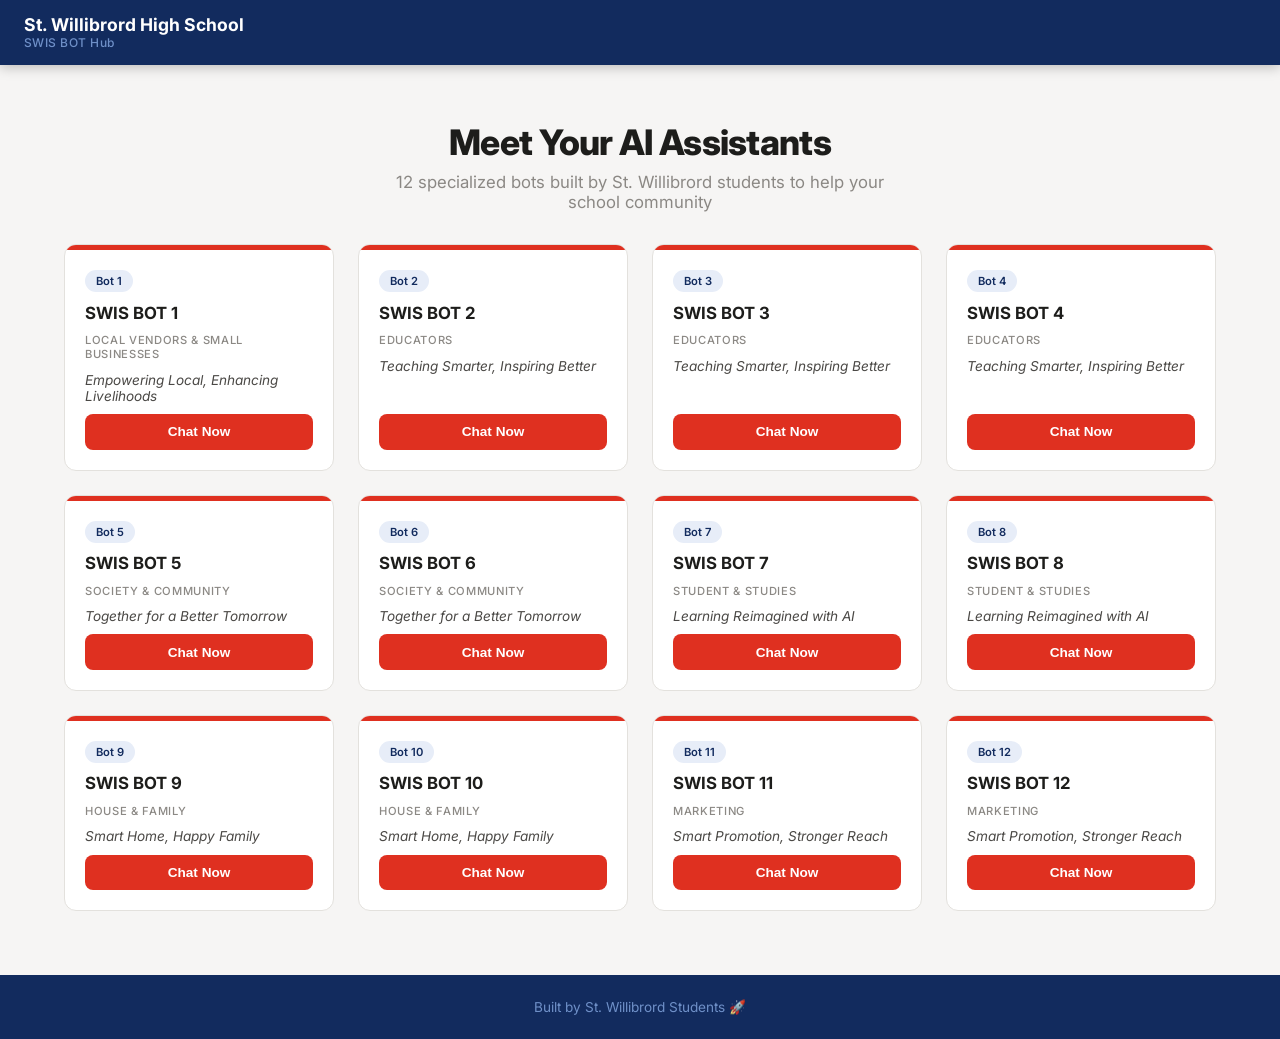
<file: index.html>
<!DOCTYPE html>
<html lang="en">
<head>
  <meta charset="UTF-8">
  <meta name="viewport" content="width=device-width, initial-scale=1.0">
  <title>SWISBOT — St. Willibrord AI Hub</title>
  <meta name="description" content="12 AI assistants, 1 school — built by St. Willibrord students to help every corner of your community.">
  <link rel="stylesheet" href="style.css">
</head>
<body>
  <nav class="navbar">
    <div>
      <h1>St. Willibrord High School</h1>
      <p>SWIS BOT Hub</p>
    </div>
  </nav>

  <section class="hero">
    <h2>Meet Your AI Assistants</h2>
    <p>12 specialized bots built by St. Willibrord students to help your school community</p>
  </section>

  <section class="grid-wrap">
    <div class="bot-grid" id="botGrid"></div>
  </section>

  <footer class="footer">
    <p>Built by St. Willibrord Students 🚀</p>
  </footer>

  <script>
    fetch('bots.json')
      .then(r => r.json())
      .then(bots => {
        const grid = document.getElementById('botGrid');
        bots.forEach(bot => {
          const card = document.createElement('a');
          card.href = `bot-${bot.id}/index.html`;
          card.className = 'bot-card';
          card.innerHTML = `
            <div class="accent-strip"></div>
            <div class="card-body">
              <span class="badge">Bot ${bot.id}</span>
              <h3>${bot.name}</h3>
              <p class="specialty">${bot.specialty}</p>
              <p class="tagline">${bot.tagline}</p>
              <button class="btn-chat">Chat Now</button>
            </div>
          `;
          grid.appendChild(card);
        });
      });
  </script>
</body>
</html>
</file>
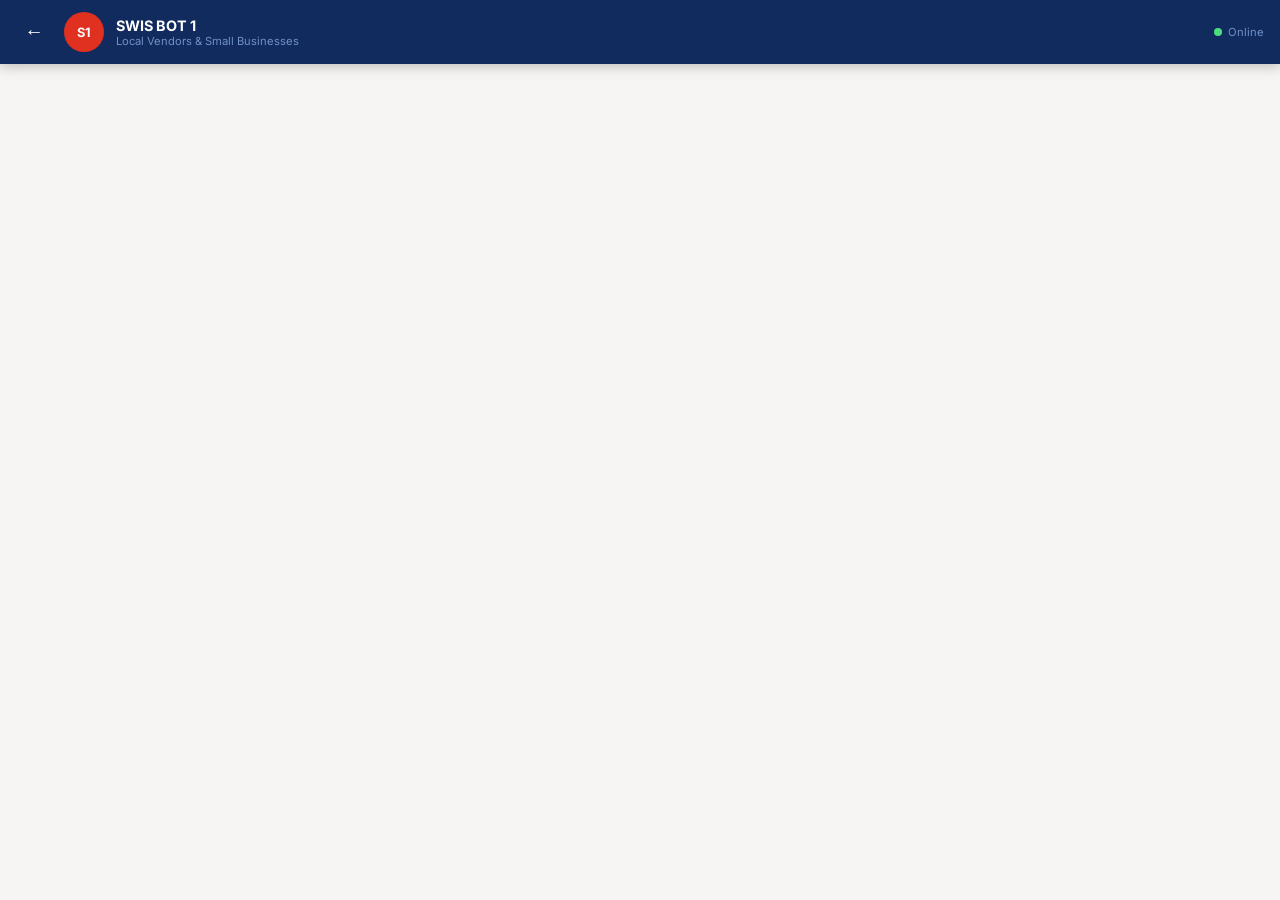
<file: bot-1/index.html>
<!DOCTYPE html>
<html lang="en">
<head>
  <meta charset="UTF-8">
  <meta name="viewport" content="width=device-width, initial-scale=1.0">
  <title>SWIS BOT 1</title>
  <link rel="stylesheet" href="../style.css">
</head>
<body>
  <div class="chat-page">
    <header class="chat-header">
      <button class="back-btn" onclick="location.href='../index.html'">←</button>
      <div class="avatar">S1</div>
      <div class="info">
        <h1>SWIS BOT 1</h1>
        <p>Local Vendors & Small Businesses</p>
      </div>
      <div class="status"><span></span><span>Online</span></div>
    </header>

    <!-- Chatling fills everything below the header -->
    <div style="flex:1; position:relative;">
      <script>
        window.chtlConfig = { chatbotId: "2798425486", display: "fullscreen" }
      </script>
      <script async data-id="2798425486" id="chtl-script" data-display="fullscreen" type="text/javascript" src="https://chatling.ai/js/embed.js"></script>
    </div>

  </div>
</body>
</html>
</file>
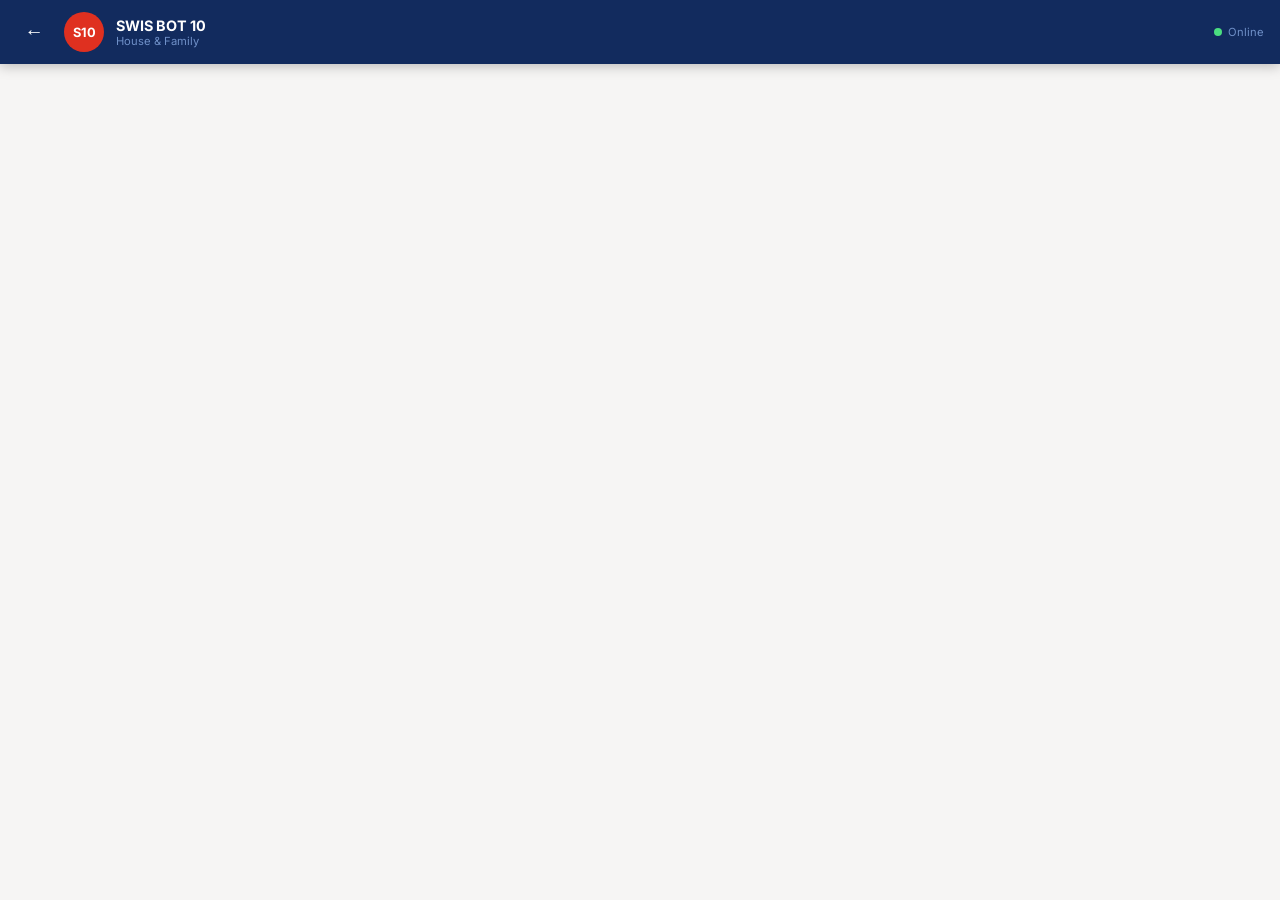
<file: bot-10/index.html>
<!DOCTYPE html>
<html lang="en">
<head>
  <meta charset="UTF-8">
  <meta name="viewport" content="width=device-width, initial-scale=1.0">
  <title>SWIS BOT 10 — House & Family</title>
  <link rel="stylesheet" href="../style.css">
</head>
<body>
  <div class="chat-page">
    <header class="chat-header">
      <button class="back-btn" onclick="location.href='../index.html'">←</button>
      <div class="avatar">S10</div>
      <div class="info">
        <h1>SWIS BOT 10</h1>
        <p>House & Family</p>
      </div>
      <div class="status"><span></span><span>Online</span></div>
    </header>
    <div style="flex:1; overflow:hidden;">
      <script>
        window.chtlConfig = { chatbotId: "4271135982", display: "fullscreen" }
      </script>
      <script async data-id="4271135982" id="chtl-script" data-display="fullscreen" type="text/javascript" src="https://chatling.ai/js/embed.js"></script>
    </div>
  </div>
</body>
</html>
</file>
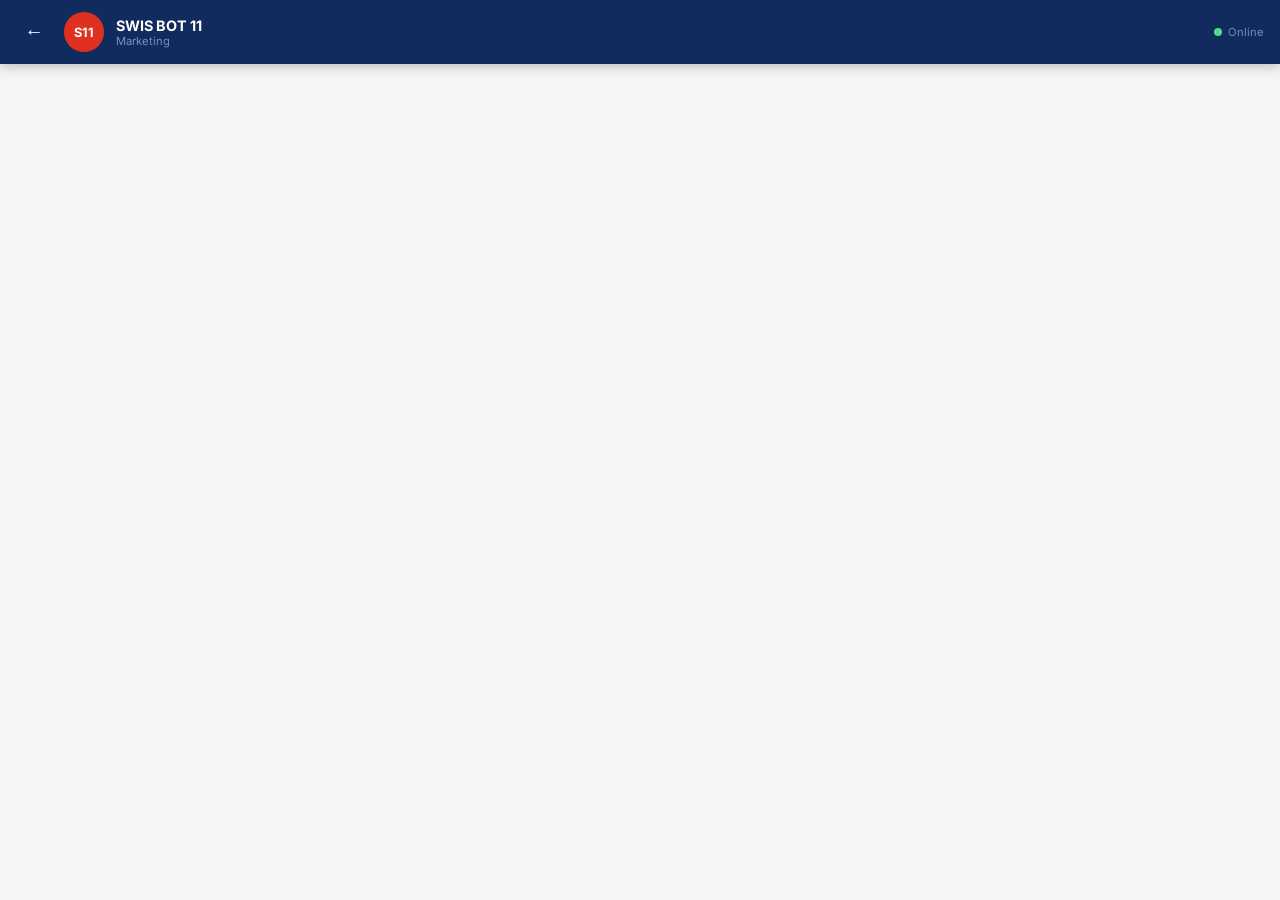
<file: bot-11/index.html>
<!DOCTYPE html>
<html lang="en">
<head>
  <meta charset="UTF-8">
  <meta name="viewport" content="width=device-width, initial-scale=1.0">
  <title>SWIS BOT 11 — Marketing</title>
  <link rel="stylesheet" href="../style.css">
</head>
<body>
  <div class="chat-page">
    <header class="chat-header">
      <button class="back-btn" onclick="location.href='../index.html'">←</button>
      <div class="avatar">S11</div>
      <div class="info">
        <h1>SWIS BOT 11</h1>
        <p>Marketing</p>
      </div>
      <div class="status"><span></span><span>Online</span></div>
    </header>
    <div style="flex:1; overflow:hidden;">
      <script>
        window.chtlConfig = { chatbotId: "3559112666", display: "fullscreen" }
      </script>
      <script async data-id="3559112666" id="chtl-script" data-display="fullscreen" type="text/javascript" src="https://chatling.ai/js/embed.js"></script>
    </div>
  </div>
</body>
</html>
</file>
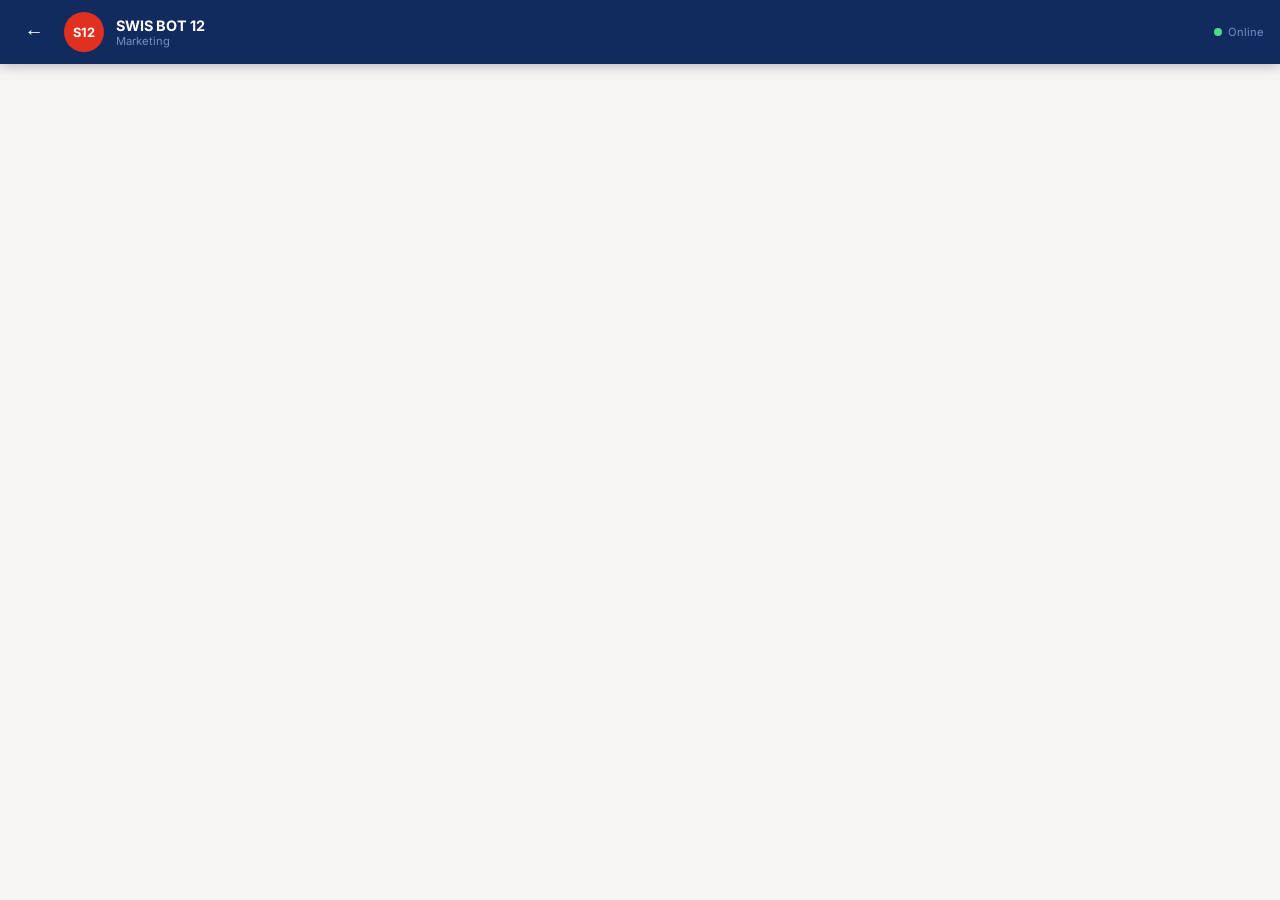
<file: bot-12/index.html>
<!DOCTYPE html>
<html lang="en">
<head>
  <meta charset="UTF-8">
  <meta name="viewport" content="width=device-width, initial-scale=1.0">
  <title>SWIS BOT 12 — Marketing</title>
  <link rel="stylesheet" href="../style.css">
</head>
<body>
  <div class="chat-page">
    <header class="chat-header">
      <button class="back-btn" onclick="location.href='../index.html'">←</button>
      <div class="avatar">S12</div>
      <div class="info">
        <h1>SWIS BOT 12</h1>
        <p>Marketing</p>
      </div>
      <div class="status"><span></span><span>Online</span></div>
    </header>
    <div style="flex:1; overflow:hidden;">
      <script>
        window.chtlConfig = { chatbotId: "1871128462", display: "fullscreen" }
      </script>
      <script async data-id="1871128462" id="chtl-script" data-display="fullscreen" type="text/javascript" src="https://chatling.ai/js/embed.js"></script>
    </div>
  </div>
</body>
</html>
</file>
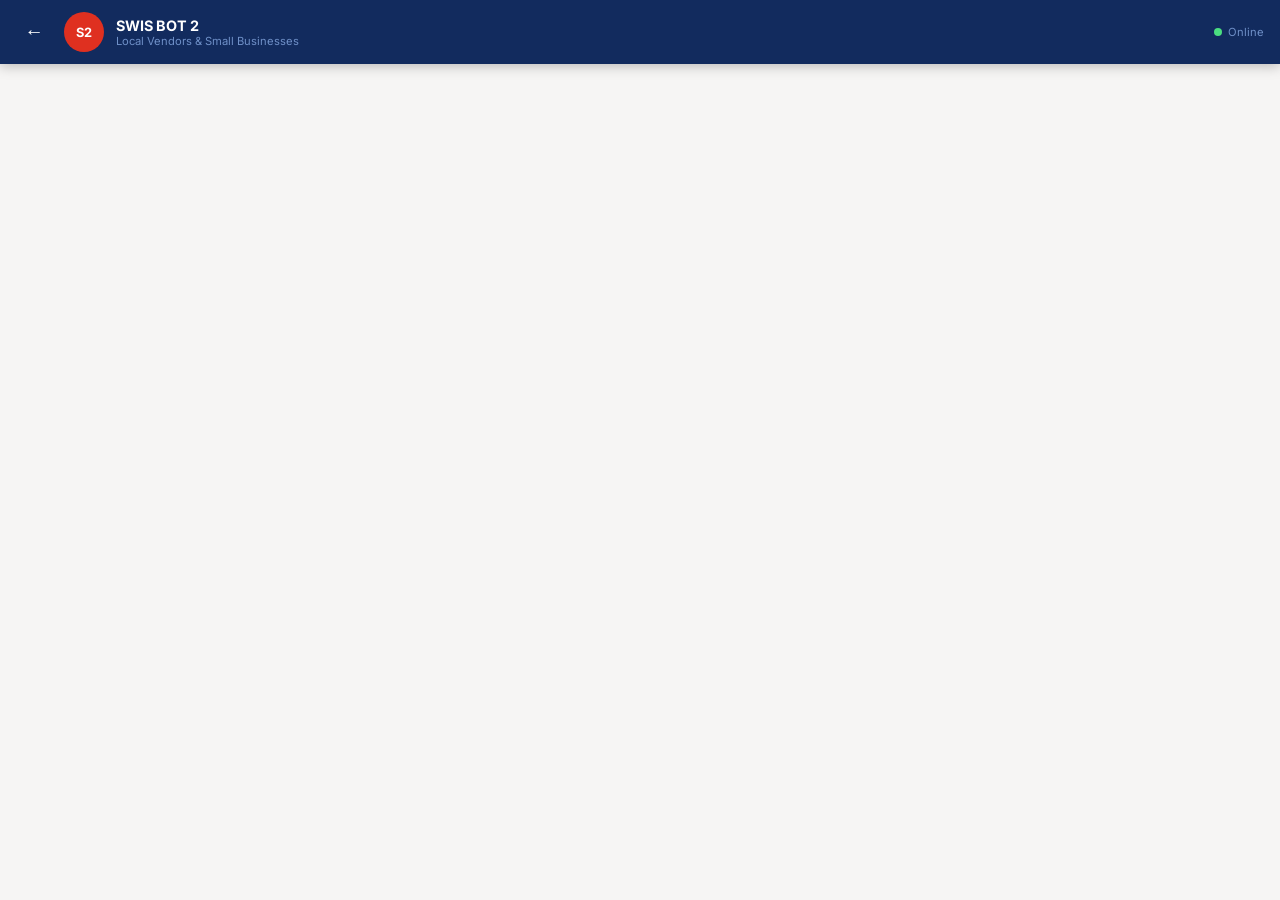
<file: bot-2/index.html>
<!DOCTYPE html>
<html lang="en">
<head>
  <meta charset="UTF-8">
  <meta name="viewport" content="width=device-width, initial-scale=1.0">
  <title>SWIS BOT 2 — Local Vendors & Small Businesses</title>
  <link rel="stylesheet" href="../style.css">
</head>
<body>
  <div class="chat-page">

    <header class="chat-header">
      <button class="back-btn" onclick="location.href='../index.html'">←</button>
      <div class="avatar">S2</div>
      <div class="info">
        <h1>SWIS BOT 2</h1>
        <p>Local Vendors & Small Businesses</p>
      </div>
      <div class="status">
        <span></span>
        <span>Online</span>
      </div>
    </header>

    <div style="flex:1; overflow:hidden;">
      <script>
        window.chtlConfig = { chatbotId: "4451711918", display: "fullscreen" }
      </script>
      <script async
        data-id="4451711918"
        id="chtl-script"
        data-display="fullscreen"
        type="text/javascript"
        src="https://chatling.ai/js/embed.js">
      </script>
    </div>

  </div>
</body>
</html>
</file>
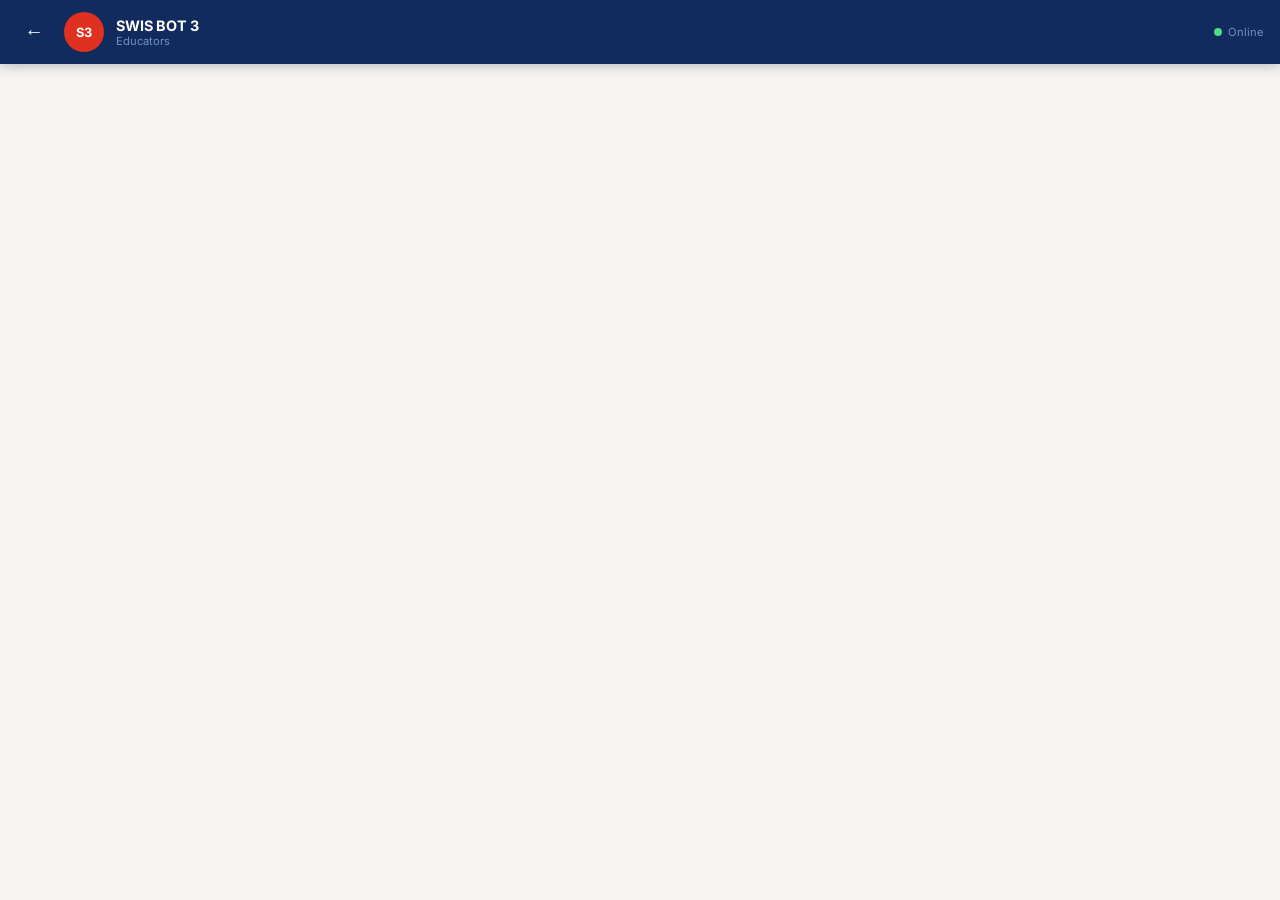
<file: bot-3/index.html>
<!DOCTYPE html>
<html lang="en">
<head>
  <meta charset="UTF-8">
  <meta name="viewport" content="width=device-width, initial-scale=1.0">
  <title>SWIS BOT 3 — Educators</title>
  <link rel="stylesheet" href="../style.css">
</head>
<body>
  <div class="chat-page">

    <header class="chat-header">
      <button class="back-btn" onclick="location.href='../index.html'">←</button>
      <div class="avatar">S3</div>
      <div class="info">
        <h1>SWIS BOT 3</h1>
        <p>Educators</p>
      </div>
      <div class="status">
        <span></span>
        <span>Online</span>
      </div>
    </header>

    <div style="flex:1; overflow:hidden;">
      <script>
        window.chtlConfig = { chatbotId: "7537697863", display: "fullscreen" }
      </script>
      <script async
        data-id="7537697863"
        id="chtl-script"
        data-display="fullscreen"
        type="text/javascript"
        src="https://chatling.ai/js/embed.js">
      </script>
    </div>

  </div>
</body>
</html>
</file>
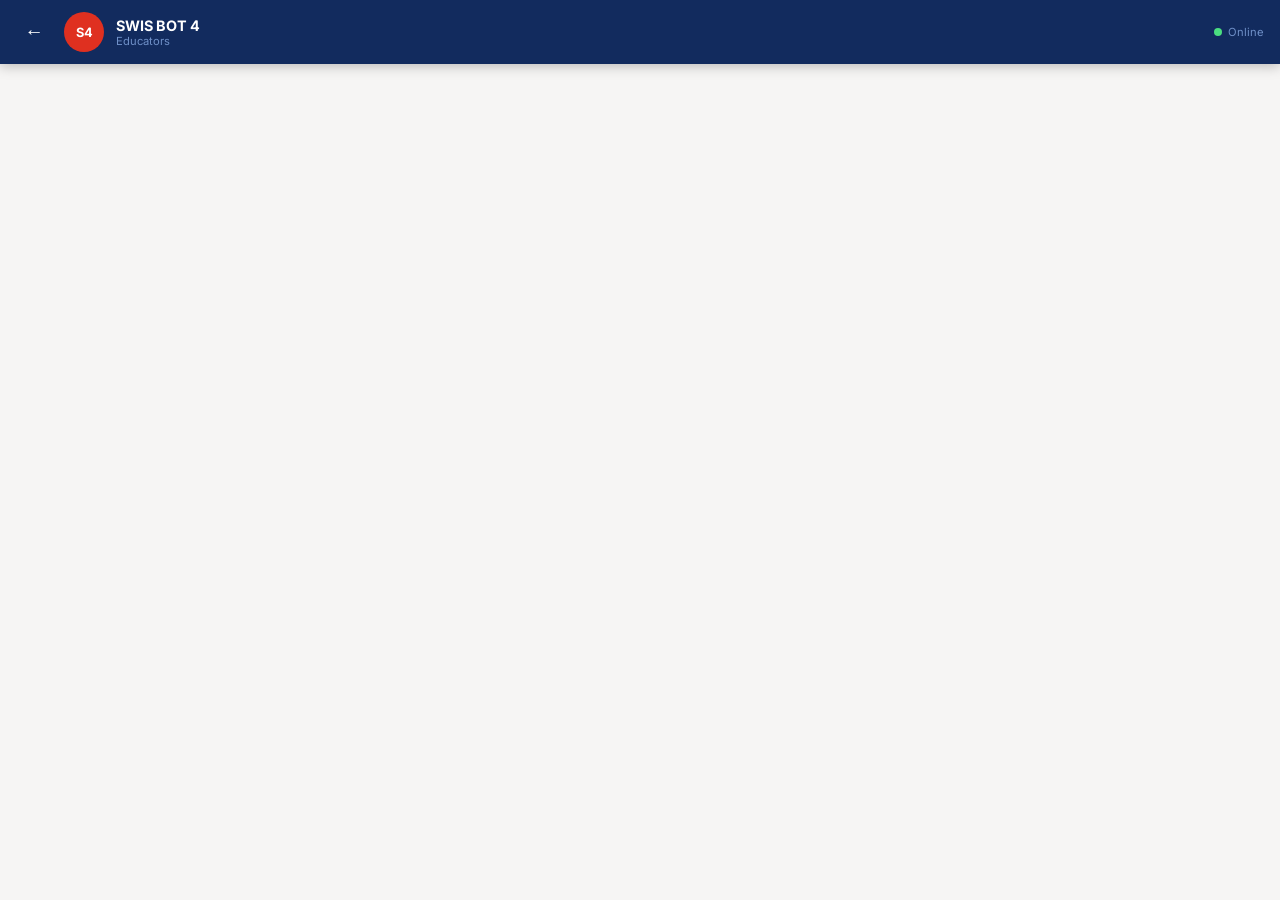
<file: bot-4/index.html>
<!DOCTYPE html>
<html lang="en">
<head>
  <meta charset="UTF-8">
  <meta name="viewport" content="width=device-width, initial-scale=1.0">
  <title>SWIS BOT 4 — Educators</title>
  <link rel="stylesheet" href="../style.css">
</head>
<body>
  <div class="chat-page">
    <header class="chat-header">
      <button class="back-btn" onclick="location.href='../index.html'">←</button>
      <div class="avatar">S4</div>
      <div class="info">
        <h1>SWIS BOT 4</h1>
        <p>Educators</p>
      </div>
      <div class="status"><span></span><span>Online</span></div>
    </header>
    <div style="flex:1; overflow:hidden;">
      <script>
        window.chtlConfig = { chatbotId: "1455869741", display: "fullscreen" }
      </script>
      <script async data-id="1455869741" id="chtl-script" data-display="fullscreen" type="text/javascript" src="https://chatling.ai/js/embed.js"></script>
    </div>
  </div>
</body>
</html>
</file>
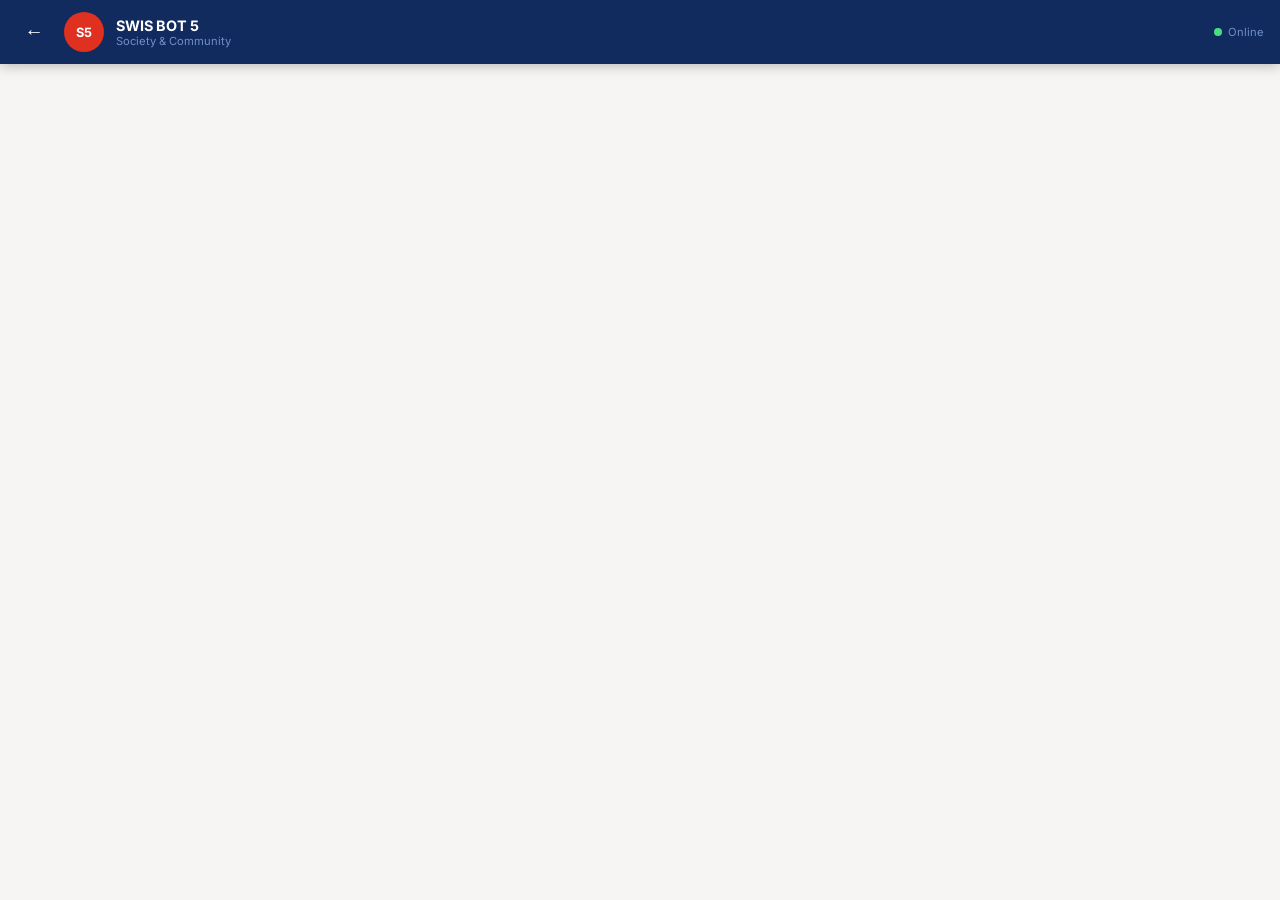
<file: bot-5/index.html>
<!DOCTYPE html>
<html lang="en">
<head>
  <meta charset="UTF-8">
  <meta name="viewport" content="width=device-width, initial-scale=1.0">
  <title>SWIS BOT 5 — Society & Community</title>
  <link rel="stylesheet" href="../style.css">
</head>
<body>
  <div class="chat-page">
    <header class="chat-header">
      <button class="back-btn" onclick="location.href='../index.html'">←</button>
      <div class="avatar">S5</div>
      <div class="info">
        <h1>SWIS BOT 5</h1>
        <p>Society & Community</p>
      </div>
      <div class="status"><span></span><span>Online</span></div>
    </header>
    <div style="flex:1; overflow:hidden;">
      <script>
        window.chtlConfig = { chatbotId: "6575671377", display: "fullscreen" }
      </script>
      <script async data-id="6575671377" id="chtl-script" data-display="fullscreen" type="text/javascript" src="https://chatling.ai/js/embed.js"></script>
    </div>
  </div>
</body>
</html>
</file>
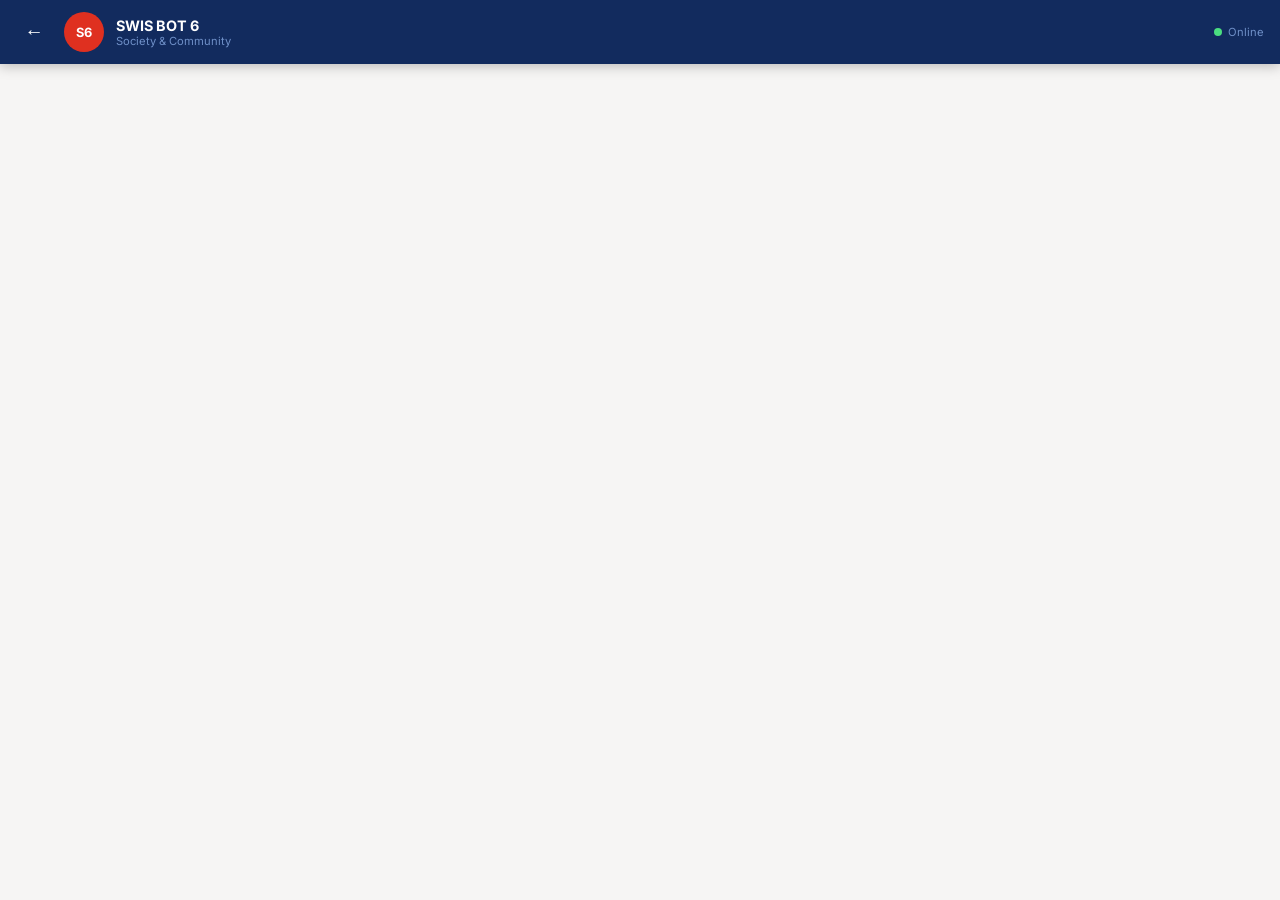
<file: bot-6/index.html>
<!DOCTYPE html>
<html lang="en">
<head>
  <meta charset="UTF-8">
  <meta name="viewport" content="width=device-width, initial-scale=1.0">
  <title>SWIS BOT 6 — Society & Community</title>
  <link rel="stylesheet" href="../style.css">
</head>
<body>
  <div class="chat-page">
    <header class="chat-header">
      <button class="back-btn" onclick="location.href='../index.html'">←</button>
      <div class="avatar">S6</div>
      <div class="info">
        <h1>SWIS BOT 6</h1>
        <p>Society & Community</p>
      </div>
      <div class="status"><span></span><span>Online</span></div>
    </header>
    <div style="flex:1; overflow:hidden;">
      <script>
        window.chtlConfig = { chatbotId: "5547335962", display: "fullscreen" }
      </script>
      <script async data-id="5547335962" id="chtl-script" data-display="fullscreen" type="text/javascript" src="https://chatling.ai/js/embed.js"></script>
    </div>
  </div>
</body>
</html>
</file>
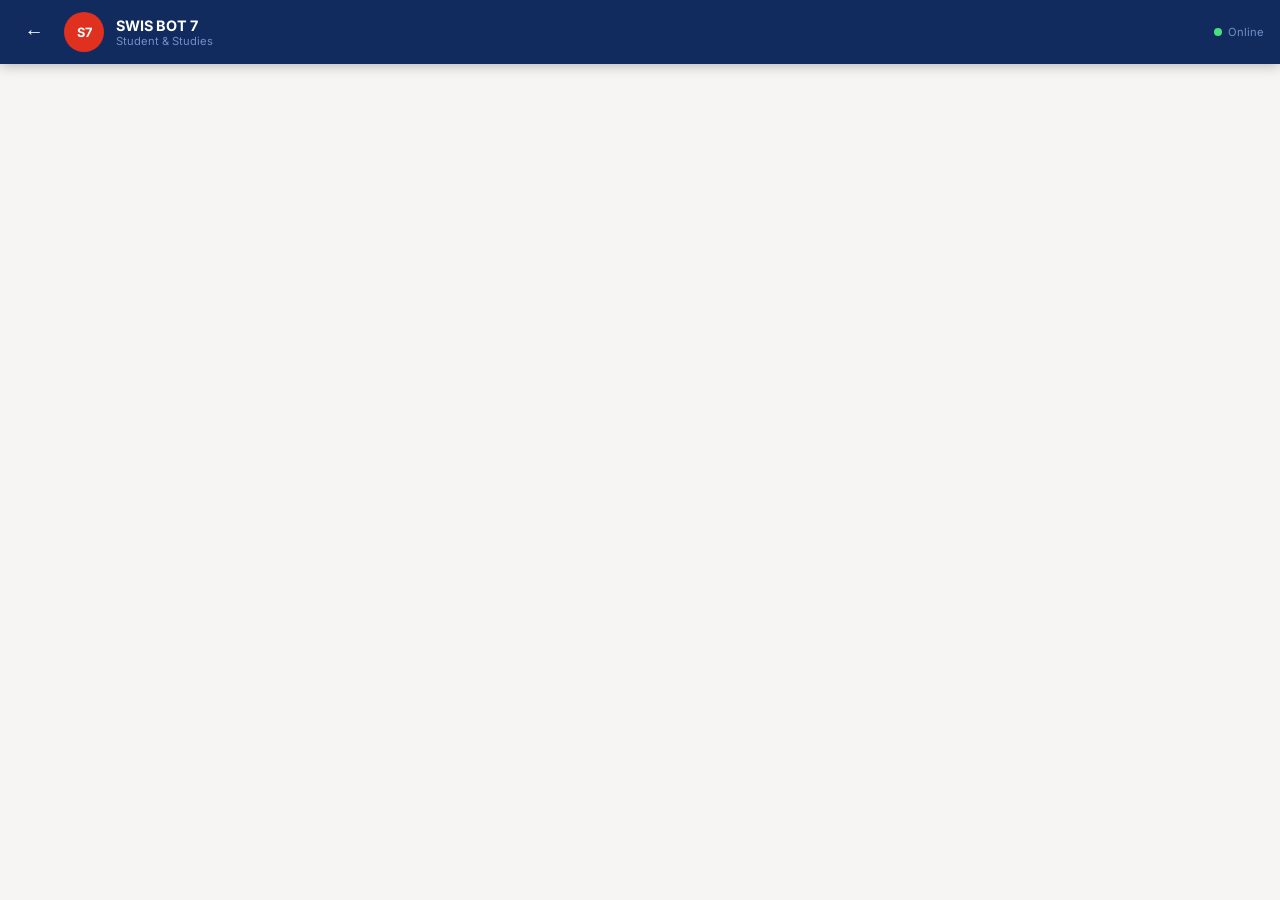
<file: bot-7/index.html>
<!DOCTYPE html>
<html lang="en">
<head>
  <meta charset="UTF-8">
  <meta name="viewport" content="width=device-width, initial-scale=1.0">
  <title>SWIS BOT 7 — Student & Studies</title>
  <link rel="stylesheet" href="../style.css">
</head>
<body>
  <div class="chat-page">
    <header class="chat-header">
      <button class="back-btn" onclick="location.href='../index.html'">←</button>
      <div class="avatar">S7</div>
      <div class="info">
        <h1>SWIS BOT 7</h1>
        <p>Student & Studies</p>
      </div>
      <div class="status"><span></span><span>Online</span></div>
    </header>
    <div style="flex:1; overflow:hidden;">
      <script>
        window.chtlConfig = { chatbotId: "5771123991", display: "fullscreen" }
      </script>
      <script async data-id="5771123991" id="chtl-script" data-display="fullscreen" type="text/javascript" src="https://chatling.ai/js/embed.js"></script>
    </div>
  </div>
</body>
</html>
</file>
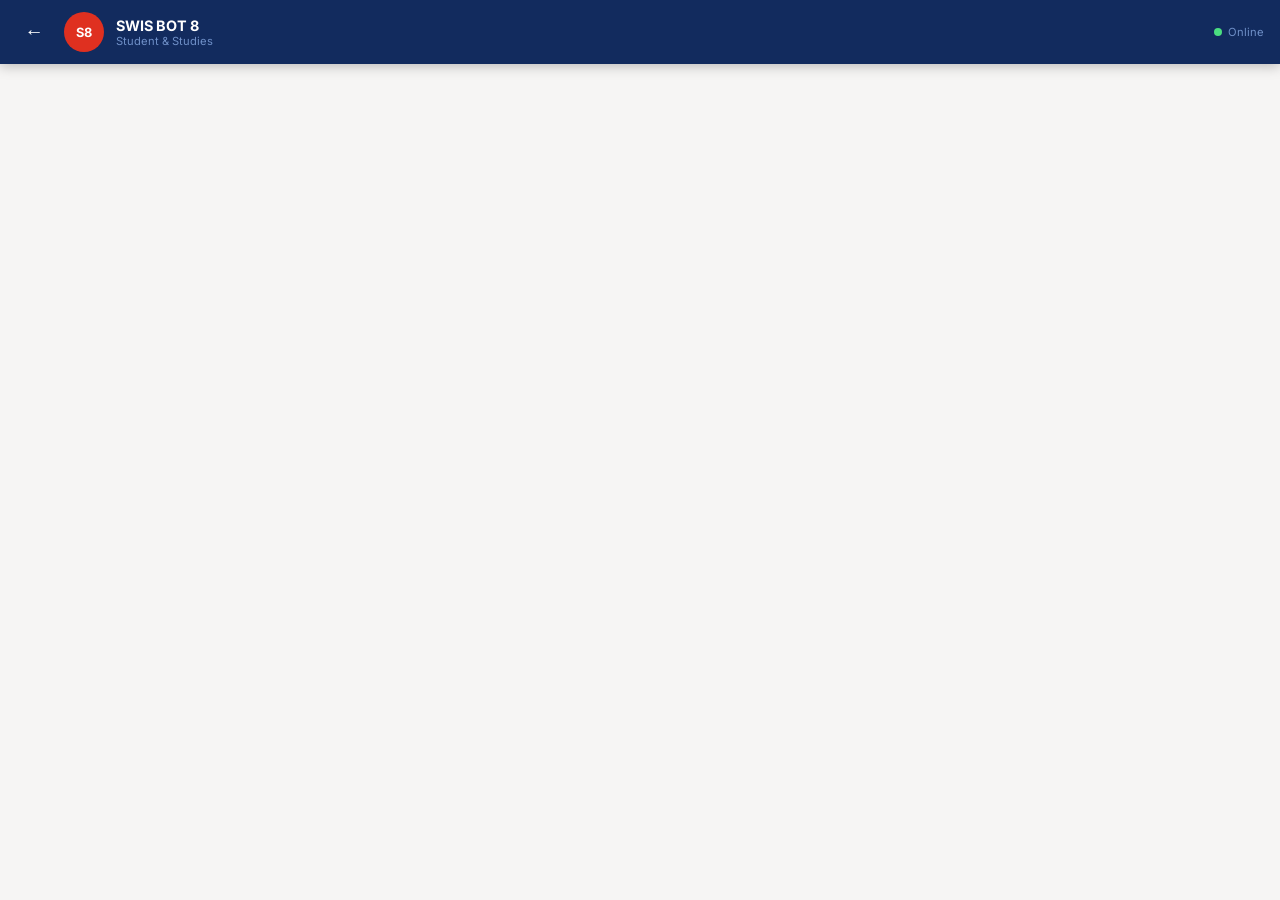
<file: bot-8/index.html>
<!DOCTYPE html>
<html lang="en">
<head>
  <meta charset="UTF-8">
  <meta name="viewport" content="width=device-width, initial-scale=1.0">
  <title>SWIS BOT 8 — Student & Studies</title>
  <link rel="stylesheet" href="../style.css">
</head>
<body>
  <div class="chat-page">
    <header class="chat-header">
      <button class="back-btn" onclick="location.href='../index.html'">←</button>
      <div class="avatar">S8</div>
      <div class="info">
        <h1>SWIS BOT 8</h1>
        <p>Student & Studies</p>
      </div>
      <div class="status"><span></span><span>Online</span></div>
    </header>
    <div style="flex:1; overflow:hidden;">
      <script>
        window.chtlConfig = { chatbotId: "5749424819", display: "fullscreen" }
      </script>
      <script async data-id="5749424819" id="chtl-script" data-display="fullscreen" type="text/javascript" src="https://chatling.ai/js/embed.js"></script>
    </div>
  </div>
</body>
</html>
</file>
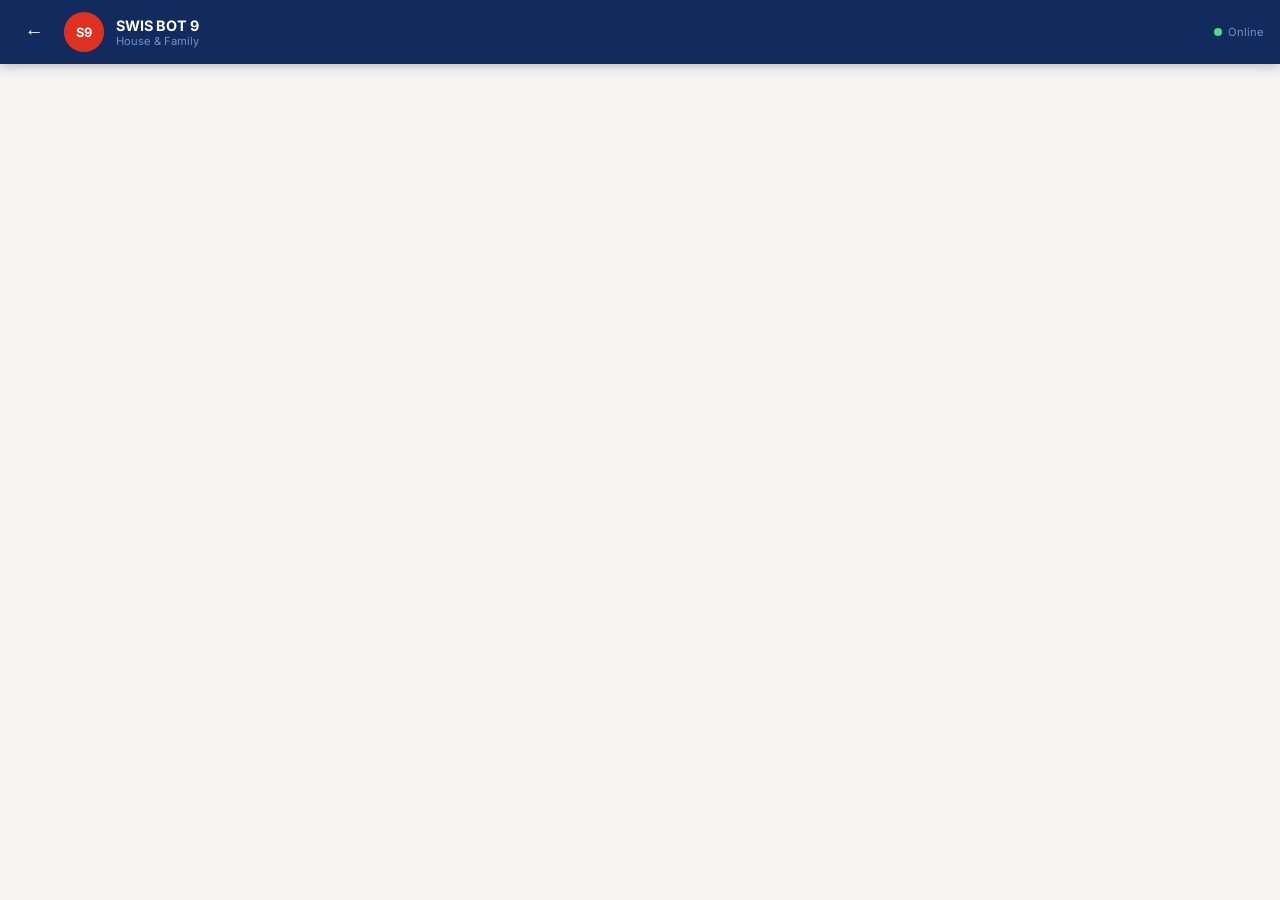
<file: bot-9/index.html>
<!DOCTYPE html>
<html lang="en">
<head>
  <meta charset="UTF-8">
  <meta name="viewport" content="width=device-width, initial-scale=1.0">
  <title>SWIS BOT 9 — House & Family</title>
  <link rel="stylesheet" href="../style.css">
</head>
<body>
  <div class="chat-page">
    <header class="chat-header">
      <button class="back-btn" onclick="location.href='../index.html'">←</button>
      <div class="avatar">S9</div>
      <div class="info">
        <h1>SWIS BOT 9</h1>
        <p>House & Family</p>
      </div>
      <div class="status"><span></span><span>Online</span></div>
    </header>
    <div style="flex:1; overflow:hidden;">
      <script>
        window.chtlConfig = { chatbotId: "4423532788", display: "fullscreen" }
      </script>
      <script async data-id="4423532788" id="chtl-script" data-display="fullscreen" type="text/javascript" src="https://chatling.ai/js/embed.js"></script>
    </div>
  </div>
</body>
</html>
</file>
<file: style.css>
@import url('https://fonts.googleapis.com/css2?family=Inter:wght@400;500;600;700;800&display=swap');

*, *::before, *::after { margin: 0; padding: 0; box-sizing: border-box; }

:root {
  --red-500: hsl(5, 75%, 50%);
  --red-700: hsl(5, 70%, 40%);
  --navy-50: hsl(218, 55%, 94%);
  --navy-300: hsl(218, 45%, 61%);
  --navy-700: hsl(218, 65%, 33%);
  --navy-800: hsl(220, 68%, 22%);
  --white: #ffffff;
  --surface: hsl(40, 12%, 96%);
  --border: hsl(40, 10%, 88%);
  --muted: hsl(40, 4%, 75%);
  --secondary-text: hsl(40, 3%, 53%);
  --dark: hsl(40, 3%, 28%);
  --ink: hsl(60, 5%, 11%);
  --radius: 0.75rem;
  --shadow-sm: 0 1px 3px rgba(0,0,0,.08);
  --shadow-lg: 0 10px 30px rgba(0,0,0,.12);
}

body {
  font-family: 'Inter', system-ui, sans-serif;
  background: var(--surface);
  color: var(--ink);
  min-height: 100vh;
}

/* ── Navbar ── */
.navbar {
  position: sticky; top: 0; z-index: 100;
  background: var(--navy-800);
  padding: 0.9rem 1.5rem;
  display: flex; align-items: center; justify-content: space-between;
  box-shadow: 0 2px 12px rgba(0,0,0,.25);
}
.navbar h1 { color: var(--white); font-size: 1.1rem; font-weight: 700; }
.navbar p  { color: var(--navy-300); font-size: 0.75rem; font-weight: 500; letter-spacing: .04em; }

/* ── Hero ── */
.hero {
  text-align: center; padding: 3.5rem 1.5rem 2rem;
}
.hero h2 {
  font-size: 2.2rem; font-weight: 800; letter-spacing: -.02em; color: var(--ink);
}
.hero p {
  margin-top: .6rem; font-size: 1.05rem; color: var(--secondary-text); max-width: 540px; margin-inline: auto;
}

/* ── Bot Grid ── */
.grid-wrap {
  max-width: 1200px; margin: 0 auto; padding: 0 1.5rem 4rem;
}
.bot-grid {
  display: grid;
  grid-template-columns: repeat(auto-fill, minmax(260px, 1fr));
  gap: 1.5rem;
}
.bot-card {
  background: var(--white);
  border-radius: var(--radius);
  border: 1px solid var(--border);
  overflow: hidden;
  cursor: pointer;
  transition: transform .25s, box-shadow .25s;
  text-decoration: none; color: inherit;
  display: flex; flex-direction: column;
}
.bot-card:hover {
  transform: translateY(-4px);
  box-shadow: var(--shadow-lg);
}
.bot-card .accent-strip {
  height: 5px; background: var(--red-500);
}
.bot-card .card-body {
  padding: 1.25rem; display: flex; flex-direction: column; gap: .65rem; flex: 1;
}
.bot-card .badge {
  align-self: flex-start;
  font-size: .7rem; font-weight: 600;
  padding: .25rem .7rem; border-radius: 999px;
  background: var(--navy-50); color: var(--navy-800);
}
.bot-card h3 { font-size: 1.05rem; font-weight: 700; }
.bot-card .specialty {
  font-size: .7rem; font-weight: 500; text-transform: uppercase; letter-spacing: .06em; color: var(--secondary-text);
}
.bot-card .tagline {
  font-size: .85rem; font-style: italic; color: var(--dark);
}
.bot-card .btn-chat {
  margin-top: auto;
  width: 100%; padding: .65rem;
  border: none; border-radius: .5rem;
  background: var(--red-500); color: var(--white);
  font-weight: 600; font-size: .85rem; cursor: pointer;
  transition: background .2s;
}
.bot-card .btn-chat:hover { background: var(--red-700); }

/* ── Footer ── */
.footer {
  background: var(--navy-800); text-align: center; padding: 1.5rem;
}
.footer p { color: var(--navy-300); font-size: .85rem; }

/* ── Chat Page ── */
.chat-page { display: flex; flex-direction: column; height: 100vh; background: var(--surface); }

.chat-header {
  position: sticky; top: 0; z-index: 100;
  background: var(--navy-800);
  padding: .75rem 1rem;
  display: flex; align-items: center; gap: .75rem;
  box-shadow: 0 2px 12px rgba(0,0,0,.25);
}
.chat-header .back-btn {
  width: 36px; height: 36px; border-radius: 50%; border: none;
  background: transparent; color: var(--white); cursor: pointer;
  display: flex; align-items: center; justify-content: center;
  transition: background .2s; font-size: 1.2rem;
}
.chat-header .back-btn:hover { background: var(--navy-700); }
.chat-header .avatar {
  width: 40px; height: 40px; border-radius: 50%;
  background: var(--red-500); color: var(--white);
  display: flex; align-items: center; justify-content: center;
  font-weight: 700; font-size: .8rem; flex-shrink: 0;
}
.chat-header .info { flex: 1; min-width: 0; }
.chat-header .info h1 { font-size: .9rem; font-weight: 700; color: var(--white); white-space: nowrap; overflow: hidden; text-overflow: ellipsis; }
.chat-header .info p  { font-size: .7rem; color: var(--navy-300); white-space: nowrap; overflow: hidden; text-overflow: ellipsis; }
.chat-header .status { display: flex; align-items: center; gap: 6px; }
.chat-header .status span:first-child {
  width: 8px; height: 8px; border-radius: 50%; background: #4ade80;
  animation: pulse 2s ease-in-out infinite;
}
.chat-header .status span:last-child { font-size: .7rem; color: var(--navy-300); }

@keyframes pulse { 0%,100%{opacity:1} 50%{opacity:.4} }

.chat-messages {
  flex: 1; overflow-y: auto; padding: 1.25rem 1rem; display: flex; flex-direction: column; gap: .75rem;
}
.msg { max-width: 80%; padding: .65rem 1rem; font-size: .875rem; line-height: 1.5; white-space: pre-wrap; word-break: break-word; }
.msg.user {
  align-self: flex-end;
  background: var(--navy-700); color: var(--white);
  border-radius: 18px 18px 4px 18px;
}
.msg.assistant {
  align-self: flex-start;
  background: var(--white); color: var(--ink);
  border: 1px solid var(--border);
  border-radius: 18px 18px 18px 4px;
}

.typing-indicator {
  align-self: flex-start;
  background: var(--white); border: 1px solid var(--border);
  border-radius: 18px 18px 18px 4px;
  padding: .75rem 1rem; display: flex; gap: 5px;
}
.typing-indicator span {
  width: 8px; height: 8px; border-radius: 50%; background: var(--muted);
  animation: bounce 1.4s ease-in-out infinite;
}
.typing-indicator span:nth-child(2) { animation-delay: .2s; }
.typing-indicator span:nth-child(3) { animation-delay: .4s; }
@keyframes bounce { 0%,60%,100%{transform:translateY(0)} 30%{transform:translateY(-6px)} }

.chat-input-bar {
  position: sticky; bottom: 0;
  background: var(--white); border-top: 1px solid var(--border);
  padding: .75rem 1rem; display: flex; align-items: center; gap: .75rem;
}
.chat-input-bar input {
  flex: 1; padding: .65rem 1rem; border-radius: 999px;
  border: 1px solid var(--border); background: var(--surface);
  font-size: .875rem; font-family: inherit; color: var(--ink);
  outline: none; transition: box-shadow .2s;
}
.chat-input-bar input:focus { box-shadow: 0 0 0 2px hsl(218,60%,44%,.3); }
.chat-input-bar input:disabled { opacity: .5; }
.chat-input-bar .send-btn {
  width: 40px; height: 40px; border-radius: 50%; border: none;
  background: var(--red-500); color: var(--white);
  cursor: pointer; display: flex; align-items: center; justify-content: center;
  transition: background .2s; flex-shrink: 0;
}
.chat-input-bar .send-btn:hover { background: var(--red-700); }
.chat-input-bar .send-btn:disabled { opacity: .5; cursor: default; }
.chat-input-bar .send-btn svg { width: 18px; height: 18px; }

/* ── Responsive ── */
@media (max-width: 640px) {
  .hero h2 { font-size: 1.6rem; }
  .hero p { font-size: .9rem; }
  .bot-grid { grid-template-columns: 1fr; }
  .msg { max-width: 88%; }
}
</file>
